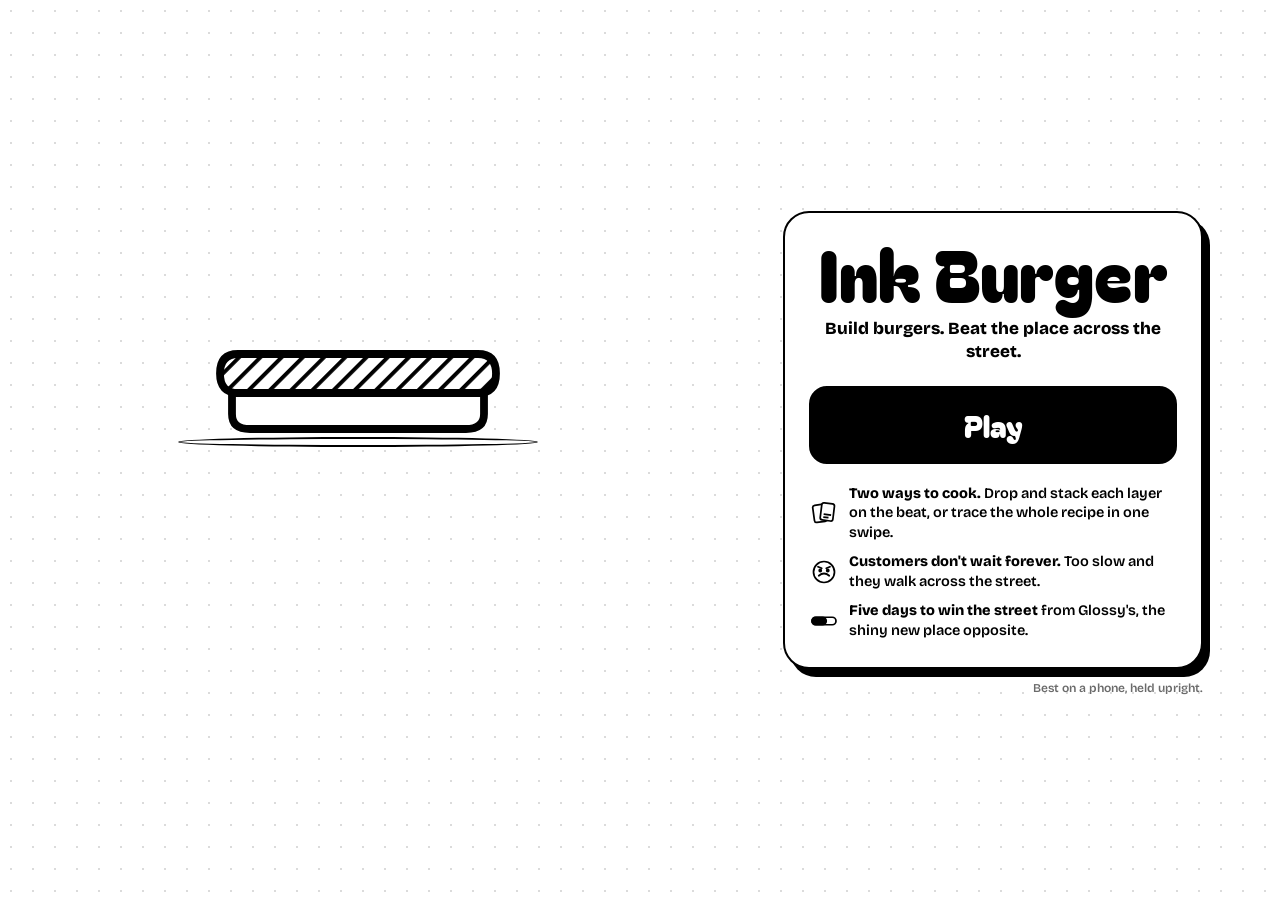
<file: index.html>
<!doctype html>
<html lang="en">
<head>
<meta charset="utf-8">
<meta name="viewport" content="width=device-width, initial-scale=1, viewport-fit=cover">
<title>Ink Burger: build burgers, beat the place across the street</title>
<meta name="description" content="A minimal ink-drawn burger game. Drop and stack each layer, or trace the recipe through the pantry, and win the street from Glossy's across the road.">
<meta name="theme-color" content="#ffffff" media="(prefers-color-scheme: light)">
<meta name="theme-color" content="#161616" media="(prefers-color-scheme: dark)">
<link rel="manifest" href="/manifest.webmanifest">
<link rel="icon" type="image/png" sizes="48x48" href="/icons/favicon-48.png">
<link rel="icon" type="image/svg+xml" href="/icons/icon.svg">
<link rel="apple-touch-icon" href="/icons/apple-touch-icon.png">
<meta name="apple-mobile-web-app-capable" content="yes">
<meta name="mobile-web-app-capable" content="yes">
<meta name="apple-mobile-web-app-title" content="Ink Burger">
<meta name="apple-mobile-web-app-status-bar-style" content="default">
<meta property="og:type" content="website">
<meta property="og:site_name" content="Ink Burger">
<meta property="og:title" content="Ink Burger">
<meta property="og:description" content="Build burgers. Beat the place across the street.">
<meta property="og:url" content="https://ink-burger.vercel.app/">
<link rel="canonical" href="https://ink-burger.vercel.app/">
<meta property="og:image" content="https://ink-burger.vercel.app/og-image.png">
<meta property="og:image:alt" content="Ink Burger: an ink-drawn burger beside the words Build burgers.">
<meta property="og:image:width" content="1200">
<meta property="og:image:height" content="630">
<meta name="twitter:card" content="summary_large_image">
<meta name="twitter:title" content="Ink Burger">
<meta name="twitter:description" content="Build burgers. Beat the place across the street.">
<meta name="twitter:image" content="https://ink-burger.vercel.app/og-image.png">
<link rel="preconnect" href="https://fonts.googleapis.com">
<link rel="preconnect" href="https://fonts.gstatic.com" crossorigin>
<link href="https://fonts.googleapis.com/css2?family=Bagel+Fat+One&family=Bricolage+Grotesque:opsz,wght@12..96,600;12..96,800&display=swap" rel="stylesheet">
<style>
:root{--ink:#000;--paper:#fff;--mute:#6b6b6b;--display:'Bagel Fat One','Arial Black',sans-serif;--ui:'Bricolage Grotesque',system-ui,-apple-system,'Segoe UI',sans-serif;
  box-sizing:border-box;padding-top:env(safe-area-inset-top,0px);padding-bottom:env(safe-area-inset-bottom,0px)}
@media (prefers-color-scheme:dark){:root:not([data-theme="light"]){--ink:#f4f4f4;--paper:#161616;--mute:#9a9a9a}}
:root[data-theme="dark"]{--ink:#f4f4f4;--paper:#161616;--mute:#9a9a9a}
*,*::before,*::after{box-sizing:inherit}
html{scroll-padding-top:env(safe-area-inset-top,0px)}
html,body{margin:0;min-height:100%;background:var(--paper);color:var(--ink);font-family:var(--ui)}
#stage{position:fixed;inset:0;z-index:0;display:grid;place-items:center;pointer-events:none;
  background:radial-gradient(circle,var(--ink) 1px,transparent 1.3px) 0 0/22px 22px;opacity:1}
#stage::before{content:'';position:absolute;inset:0;background:var(--paper);opacity:.86}
#burger{position:absolute;left:50%;top:calc(env(safe-area-inset-top,0px) + 4vh);width:min(62vw,300px);transform:translateX(-50%)}
#burger svg{width:100%;height:auto;overflow:visible;display:block}
#burger g{transform-box:fill-box;transform-origin:50% 100%}
#plate{position:absolute;left:50%;width:min(76vw,360px);height:10px;transform:translateX(-50%);border:2.5px solid var(--ink);border-radius:50%;background:var(--paper)}
main{position:relative;z-index:1;min-height:100vh;min-height:100dvh;display:grid;place-items:end center;align-content:end;padding:24px 18px calc(env(safe-area-inset-bottom,0px) + 18px)}
@media (min-aspect-ratio:1/1){main{place-items:center end;align-content:center;padding-right:6vw}#burger{left:28%;top:24vh}#plate{left:28%}}
.card{width:min(420px,100%);background:var(--paper);border:2.5px solid var(--ink);border-radius:26px;box-shadow:7px 8px 0 var(--ink);padding:26px 24px 22px;text-align:center;
  animation:in .8s cubic-bezier(.3,.7,.3,1) both .2s}
@keyframes in{0%{opacity:0;transform:translateY(60px) scale(.8,1.2)}55%{opacity:1;transform:translateY(-8px) scale(1.04,.96)}78%{transform:translateY(2px) scale(.99,1.01)}100%{transform:none}}
h1{font-family:var(--display);font-weight:400;font-size:clamp(50px,14vw,72px);line-height:.92;margin:0}
.tag{font-weight:800;font-size:17px;margin:12px 0 22px;line-height:1.35}
.play{display:block;width:100%;background:var(--ink);color:var(--paper);text-decoration:none;border-radius:18px;padding:15px 20px;font-family:var(--display);font-weight:400;font-size:30px;
  border:2.5px solid var(--ink);transition:transform .22s cubic-bezier(.34,1.56,.64,1)}
.play:hover{transform:translateY(-2px)}
.play:active{transform:scale(1.04,.9)}
.play:focus-visible,.install:focus-visible{outline:3px dashed var(--ink);outline-offset:4px}
.feats{list-style:none;padding:0;margin:20px 0 4px;display:grid;gap:10px;text-align:left}
.feats li{display:grid;grid-template-columns:30px 1fr;gap:10px;align-items:center;font-weight:600;font-size:14.5px;line-height:1.35}
.feats svg{width:30px;height:30px;overflow:visible}
.feats b{font-weight:800}
.install{appearance:none;margin-top:16px;width:100%;background:var(--paper);color:var(--ink);border:2px solid var(--ink);border-radius:14px;padding:11px 14px;font:800 15px var(--ui);cursor:pointer}
.install[hidden],.ios[hidden]{display:none}
.ios{margin:14px 0 0;font-size:13px;font-weight:600;color:var(--mute);line-height:1.4}
.ios b{color:var(--ink)}
footer{margin-top:12px;font-size:12px;font-weight:600;color:var(--mute)}
@media (prefers-reduced-motion:reduce){.card{animation:none}}
</style>
</head>
<body>
<svg width="0" height="0" style="position:absolute" aria-hidden="true"><defs>
  <pattern id="hatch" width="5" height="5" patternUnits="userSpaceOnUse" patternTransform="rotate(45)"><rect width="5" height="5" style="fill:var(--paper)"/><line x1="0" y1="0" x2="0" y2="5" style="stroke:var(--ink);stroke-width:2.6"/></pattern>
  <pattern id="dots" width="6" height="6" patternUnits="userSpaceOnUse"><rect width="6" height="6" style="fill:var(--paper)"/><circle cx="3" cy="3" r="1.15" style="fill:var(--ink)"/></pattern>
  <pattern id="stripes" width="6" height="5" patternUnits="userSpaceOnUse"><rect width="6" height="5" style="fill:var(--paper)"/><line x1="0" y1="2.5" x2="6" y2="2.5" style="stroke:var(--ink);stroke-width:1.5"/></pattern>
</defs></svg>
<div id="stage" aria-hidden="true"><div id="burger"></div><div id="plate"></div></div>
<main>
  <div class="card">
    <h1>Ink Burger</h1>
    <p class="tag">Build burgers. Beat the place across the street.</p>
    <a class="play" href="/play/">Play</a>
    <ul class="feats">
      <li><svg viewBox="0 0 40 40" aria-hidden="true"><g style="stroke:var(--ink);fill:var(--paper)" stroke-width="2.3" stroke-linejoin="round"><rect x="6" y="9" width="17" height="23" rx="3" transform="rotate(-8 14 20)"/><rect x="16" y="7" width="17" height="23" rx="3" transform="rotate(7 24 18)"/><path d="M20 22h10M20 26h7" transform="rotate(7 24 18)"/></g></svg><span><b>Two ways to cook.</b> Drop and stack each layer on the beat, or trace the whole recipe in one swipe.</span></li>
      <li><svg viewBox="0 0 40 40" aria-hidden="true"><g style="stroke:var(--ink);fill:var(--paper)" stroke-width="2.3" stroke-linecap="round"><circle cx="20" cy="20" r="14"/><path d="M13 25q7-6 14 0" fill="none"/><path d="M12 13l5 2M28 13l-5 2" fill="none"/><circle cx="15" cy="18" r="1.4" style="fill:var(--ink)"/><circle cx="25" cy="18" r="1.4" style="fill:var(--ink)"/></g></svg><span><b>Customers don't wait forever.</b> Too slow and they walk across the street.</span></li>
      <li><svg viewBox="0 0 40 40" aria-hidden="true"><g style="stroke:var(--ink);fill:var(--paper)" stroke-width="2.3" stroke-linejoin="round"><rect x="4" y="15" width="32" height="10" rx="5"/><rect x="4" y="15" width="19" height="10" rx="5" style="fill:var(--ink)"/></g></svg><span><b>Five days to win the street</b> from Glossy's, the shiny new place opposite.</span></li>
    </ul>
    <button class="install" id="install" hidden>Add Ink Burger to your home screen</button>
    <p class="ios" id="ios" hidden>To play full screen, tap <b>Share</b> in Safari, then <b>Add to Home Screen</b>.</p>
  </div>
  <footer>Best on a phone, held upright.</footer>
</main>
<script src="/play/js/data.js"></script>
<script src="/play/js/draw.js"></script>
<script>
/* ---------- install prompts ---------- */
(()=>{
  const standalone=matchMedia('(display-mode: standalone)').matches||navigator.standalone;
  let deferred=null; const btn=document.getElementById('install');
  addEventListener('beforeinstallprompt',e=>{ e.preventDefault(); deferred=e; if(!standalone) btn.hidden=false; });
  btn.addEventListener('click',async()=>{ if(!deferred) return; deferred.prompt(); await deferred.userChoice; deferred=null; btn.hidden=true; });
  const ios=/iphone|ipad|ipod/i.test(navigator.userAgent)&&!standalone;
  if(ios) document.getElementById('ios').hidden=false;
  if('serviceWorker' in navigator&&location.protocol==='https:') navigator.serviceWorker.register('/sw.js').catch(()=>{});
})();

/* ---------- a burger that keeps building itself behind the card ---------- */
(()=>{
  const box=document.getElementById('burger'), plate=document.getElementById('plate');
  const still=matchMedia('(prefers-reduced-motion: reduce)').matches;
  const RECIPES=[[0,1,2,4,5,8],[0,1,2,3,8],[0,1,4,5,6,8],[0,1,2,7,4,8]];
  const wait=ms=>new Promise(r=>setTimeout(r,ms));
  function place(){ const r=box.getBoundingClientRect(); plate.style.top=(r.bottom-4)+'px'; }
  addEventListener('resize',place);
  async function run(){
    for(let k=0;;k=(k+1)%RECIPES.length){
      box.innerHTML=burgerSVG(RECIPES[k],99,null,2.6); place();
      const gs=[...box.querySelectorAll('g')];
      if(still) return;
      gs.forEach(g=>g.style.opacity=0);
      await wait(500);
      for(const g of gs){
        g.style.opacity='';
        g.animate([{transform:'translateY(-160px)',opacity:0},{transform:'translateY(0) scale(1.18,.62)',opacity:1,offset:.68},
          {transform:'scale(.94,1.1)',offset:.84},{transform:'none'}],{duration:560,easing:'cubic-bezier(.55,0,.8,.6)'});
        await wait(380);
      }
      await wait(2200);
      // served: the burger hops off to the side
      await box.animate([{transform:'translateX(-50%)'},{transform:'translate(-50%,8px) scale(1.06,.9)',offset:.2},
        {transform:'translate(120vw,-60px) rotate(18deg)',opacity:1}],{duration:700,easing:'cubic-bezier(.5,0,.75,.3)'}).finished;
      box.innerHTML='';
    }
  }
  run();
})();
</script>
</body>
</html>
</file>
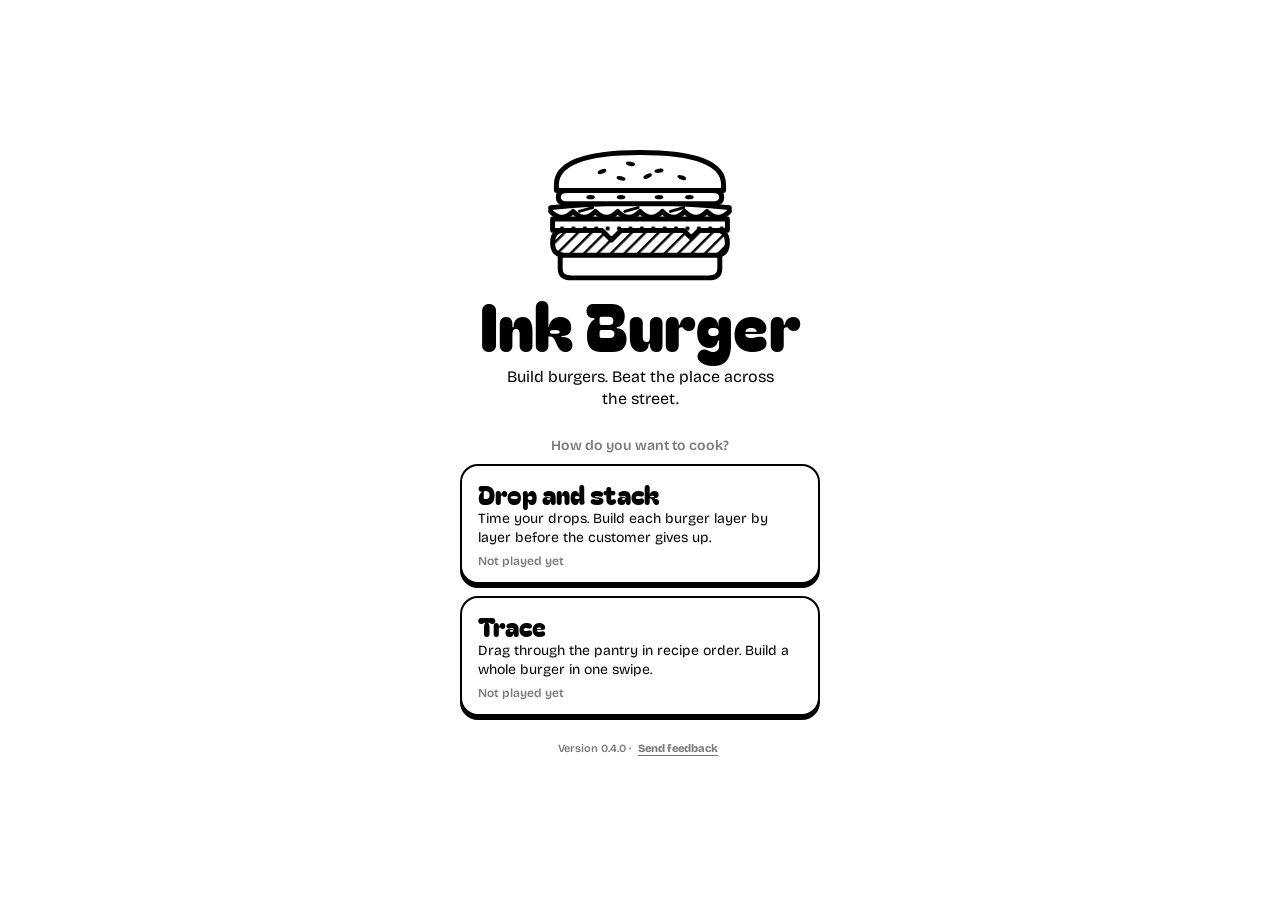
<file: play/index.html>
<!doctype html>
<html lang="en">
<head>
<meta charset="utf-8">
<meta name="viewport" content="width=device-width, initial-scale=1, viewport-fit=cover, user-scalable=no">
<title>Ink Burger</title>
<meta name="description" content="Build burgers. Beat the place across the street.">
<meta name="theme-color" content="#ffffff" media="(prefers-color-scheme: light)">
<meta name="theme-color" content="#161616" media="(prefers-color-scheme: dark)">
<link rel="manifest" href="/manifest.webmanifest">
<link rel="icon" type="image/png" sizes="48x48" href="/icons/favicon-48.png">
<link rel="icon" type="image/svg+xml" href="/icons/icon.svg">
<link rel="apple-touch-icon" href="/icons/apple-touch-icon.png">
<meta name="apple-mobile-web-app-capable" content="yes">
<meta name="mobile-web-app-capable" content="yes">
<meta name="apple-mobile-web-app-title" content="Ink Burger">
<meta name="apple-mobile-web-app-status-bar-style" content="default">
<meta property="og:type" content="website">
<meta property="og:site_name" content="Ink Burger">
<meta property="og:title" content="Ink Burger">
<meta property="og:description" content="Build burgers. Beat the place across the street.">
<meta property="og:url" content="https://ink-burger.vercel.app/play/">
<link rel="canonical" href="https://ink-burger.vercel.app/play/">
<meta property="og:image" content="https://ink-burger.vercel.app/og-image.png">
<meta property="og:image:alt" content="Ink Burger: an ink-drawn burger beside the words Build burgers.">
<meta property="og:image:width" content="1200">
<meta property="og:image:height" content="630">
<meta name="twitter:card" content="summary_large_image">
<meta name="twitter:title" content="Ink Burger">
<meta name="twitter:description" content="Build burgers. Beat the place across the street.">
<meta name="twitter:image" content="https://ink-burger.vercel.app/og-image.png">
<link rel="preconnect" href="https://fonts.googleapis.com">
<link rel="preconnect" href="https://fonts.gstatic.com" crossorigin>
<link href="https://fonts.googleapis.com/css2?family=Bagel+Fat+One&family=Bricolage+Grotesque:opsz,wght@12..96,400;12..96,600;12..96,800&display=swap" rel="stylesheet">
<link rel="stylesheet" href="styles.css">
<link rel="stylesheet" href="proto.css">
</head>
<body>
<svg width="0" height="0" style="position:absolute" aria-hidden="true"><defs>
  <pattern id="hatch" width="5" height="5" patternUnits="userSpaceOnUse" patternTransform="rotate(45)"><rect width="5" height="5" style="fill:var(--paper)"/><line x1="0" y1="0" x2="0" y2="5" style="stroke:var(--ink);stroke-width:2.6"/></pattern>
  <pattern id="dots" width="6" height="6" patternUnits="userSpaceOnUse"><rect width="6" height="6" style="fill:var(--paper)"/><circle cx="3" cy="3" r="1.15" style="fill:var(--ink)"/></pattern>
  <pattern id="stripes" width="6" height="5" patternUnits="userSpaceOnUse"><rect width="6" height="5" style="fill:var(--paper)"/><line x1="0" y1="2.5" x2="6" y2="2.5" style="stroke:var(--ink);stroke-width:1.5"/></pattern>
</defs></svg>

<div id="app">
  <header class="top">
    <button class="icon" id="pauseBtn" aria-label="Pause"><svg viewBox="0 0 14 14"><rect x="2" y="1" width="3.5" height="12" rx="1" style="fill:var(--ink)"/><rect x="8.5" y="1" width="3.5" height="12" rx="1" style="fill:var(--ink)"/></svg></button>
    <div class="meter" aria-label="Share of the street">
      <div class="mlab"><span>Ink Burger</span><span>Glossy's</span></div>
      <div class="mbar"><i id="mfill"></i></div>
    </div>
    <div class="tips"><small>Tips</small><b id="tips">$0</b></div>
  </header>
  <section class="rail" id="rail"></section>
  <section id="stage"></section>
</div>
<div id="fx"></div>
<div id="toast" role="status"></div>
<div class="screen" id="screen"></div>
<!-- The shared shell (kit.js) and the two play modes. The solitaire files (screens, rules, actions, input, flow, main) are kept but not loaded. -->
<script src="js/config.js"></script>
<script src="js/data.js"></script>
<script src="js/core.js"></script>
<script src="js/online.js"></script>
<script src="js/audio.js"></script>
<script src="js/draw.js"></script>
<script src="js/kitchen.js"></script>
<script src="js/render.js"></script>
<script src="js/kit.js"></script>
<script src="js/stack.js"></script>
<script src="js/trace.js"></script>
<script>kitStart();</script>
<script>if('serviceWorker' in navigator&&location.protocol==='https:') navigator.serviceWorker.register('/sw.js').catch(()=>{});</script>
</body>
</html>
</file>
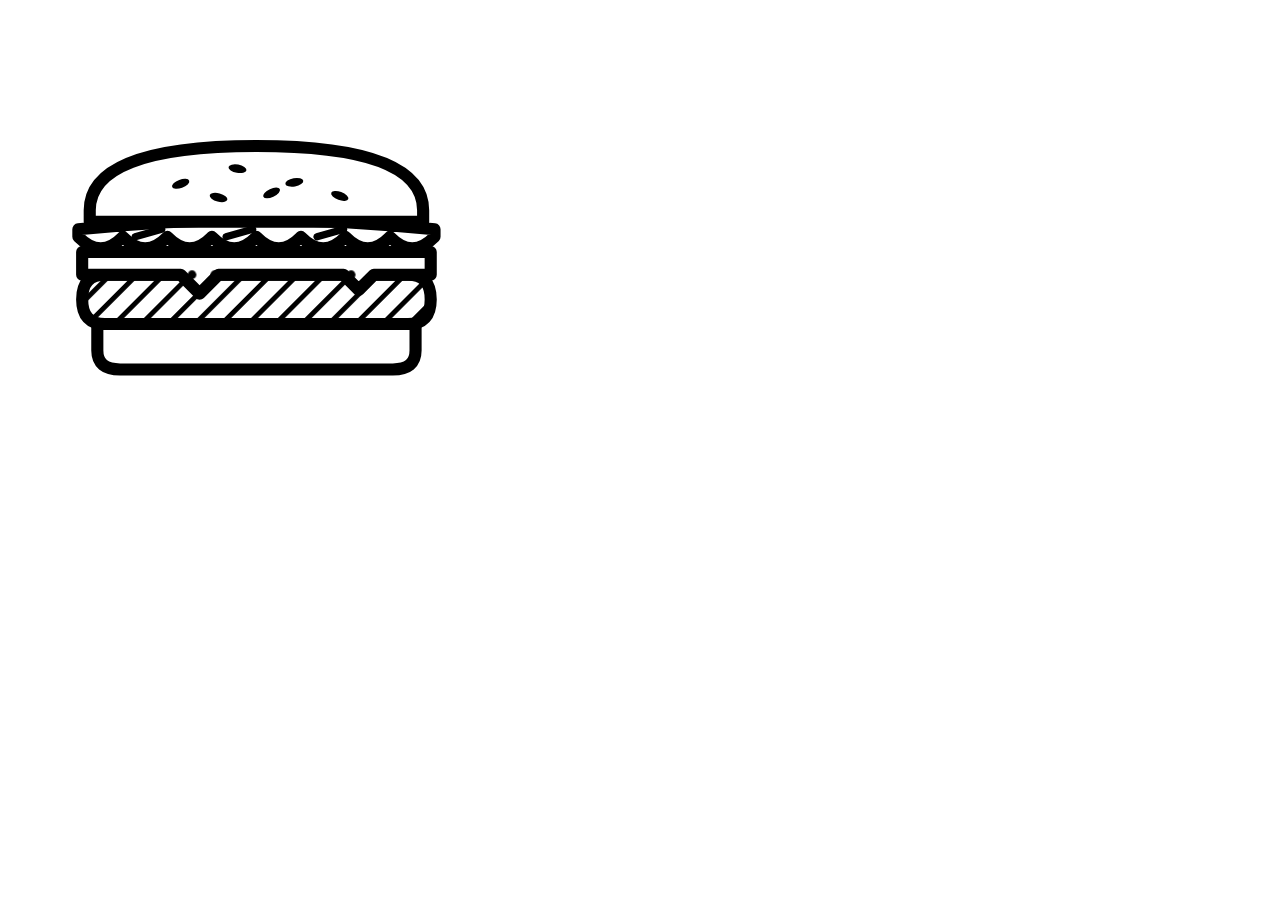
<file: tools/art.html>
<!doctype html>
<!-- Draws the app icons and the share image with the game's own burger. Not part of the game.
     Open /tools/art.html?icon, ?maskable or ?og, or ?cards to look over every card and dish, or run python tools/make-art.py to write the PNGs. -->
<html lang="en">
<head>
<meta charset="utf-8">
<link href="https://fonts.googleapis.com/css2?family=Bagel+Fat+One&family=Bricolage+Grotesque:opsz,wght@12..96,400;12..96,600;12..96,800&display=swap" rel="stylesheet">
<link rel="stylesheet" href="../play/styles.css" id="gamecss" disabled>
<style>
:root{--ink:#000;--paper:#fff}
html,body{margin:0;background:#fff;overflow:hidden}
body.review{overflow:auto;height:auto;padding:12px}
.review .row{display:flex;gap:8px;flex-wrap:wrap;margin:0 0 14px;align-items:flex-end}
.review .card{position:relative;--cw:70px;--ch:92px}
.review .dish{width:110px}
.review .dish svg{width:100%;height:auto;overflow:visible}
.icon{width:512px;height:512px;display:grid;place-items:center;background:#fff}
.icon svg{width:74%;height:auto;overflow:visible}
.maskable svg{width:56%}
.og{width:1200px;height:630px;display:grid;grid-template-columns:520px 1fr;align-items:center;gap:30px;padding:0 70px;box-sizing:border-box;
  background:radial-gradient(circle,#000 1px,transparent 1.3px) 0 0/22px 22px}
.og::before{content:'';position:absolute;inset:0;background:#fff;opacity:.86;z-index:0}
.og>*{position:relative;z-index:1}
.og svg{width:100%;height:auto;overflow:visible}
.og h1{font:400 118px/.9 'Bagel Fat One','Arial Black',sans-serif;margin:0}
.og p{font:800 40px/1.2 'Bricolage Grotesque',system-ui,sans-serif;margin:26px 0 0}
</style>
</head>
<body>
<svg width="0" height="0" style="position:absolute" aria-hidden="true"><defs>
  <pattern id="hatch" width="5" height="5" patternUnits="userSpaceOnUse" patternTransform="rotate(45)"><rect width="5" height="5" style="fill:var(--paper)"/><line x1="0" y1="0" x2="0" y2="5" style="stroke:var(--ink);stroke-width:2.6"/></pattern>
  <pattern id="dots" width="6" height="6" patternUnits="userSpaceOnUse"><rect width="6" height="6" style="fill:var(--paper)"/><circle cx="3" cy="3" r="1.15" style="fill:var(--ink)"/></pattern>
  <pattern id="stripes" width="6" height="5" patternUnits="userSpaceOnUse"><rect width="6" height="5" style="fill:var(--paper)"/><line x1="0" y1="2.5" x2="6" y2="2.5" style="stroke:var(--ink);stroke-width:1.5"/></pattern>
</defs></svg>
<div id="out"></div>
<script src="../play/js/data.js"></script>
<script src="../play/js/draw.js"></script>
<script>
const q=location.search.slice(1)||'icon', out=document.getElementById('out');
if(q==='cards'){document.getElementById('gamecss').disabled=false;document.body.className='review';
  out.innerHTML=DISHES.map((D,d)=>`<div class="row">${D.ings.map((x,i)=>cardHTML({id:0,t:D.first+i,up:true},'',null,true)).join('')}<div class="dish">${burgerSVG([...IDS(d,D.base),...IDS(d,D.tops.slice(0,2)).sort((a,b)=>a-b),...IDS(d,D.cap)],99,null,2.2)}</div><div class="dish">${burgerSVG(IDS(d,D.ings.map((_,i)=>i)),2,null,2.2)}</div></div>`).join('');}
else if(q==='og') out.innerHTML=`<div class="og">${burgerSVG([0,1,2,4,5,8],99,null,2.6)}<div><h1>Ink Burger</h1><p>Build burgers. Beat the place across the street.</p></div></div>`;
else out.innerHTML=`<div class="icon ${q}">${burgerSVG([0,1,2,4,8],99,null,3.2)}</div>`;
</script>
</body>
</html>
</file>
<file: play/styles.css>
:root{
  --ink:#000; --paper:#fff; --mute:#7a7a7a; --faint:#d6d6d6;
  --cw:70px; --ch:92px;
  box-sizing:border-box;
  padding-top:env(safe-area-inset-top,0px);
  padding-bottom:env(safe-area-inset-bottom,0px);
}
@media (prefers-color-scheme:dark){
  :root:not([data-theme="light"]){ --ink:#f4f4f4; --paper:#161616; --mute:#9a9a9a; --faint:#3c3c3c; }
}
:root[data-theme="dark"]{ --ink:#f4f4f4; --paper:#161616; --mute:#9a9a9a; --faint:#3c3c3c; }
html{scroll-padding-top:env(safe-area-inset-top,0px)}
*,*::before,*::after{box-sizing:border-box}
html,body{height:100%;margin:0}
body{background:var(--paper);color:var(--ink);font-family:'Bricolage Grotesque',system-ui,-apple-system,Segoe UI,sans-serif;overflow:hidden;-webkit-user-select:none;user-select:none;-webkit-tap-highlight-color:transparent;touch-action:manipulation}
button{font-family:inherit;color:inherit}
:focus-visible{outline:3px dashed var(--ink);outline-offset:3px}

#app{height:100%;max-width:480px;margin:0 auto;display:flex;flex-direction:column;padding:4px 10px 10px;touch-action:none}

/* top bar */
.top{display:grid;grid-template-columns:38px 1fr auto;gap:12px;align-items:center;height:50px;flex:none}
.icon{width:36px;height:36px;border:2px solid var(--ink);border-radius:50%;background:var(--paper);display:grid;place-items:center;cursor:pointer;padding:0}
.icon svg{width:14px;height:14px}
.meter .mlab{display:flex;justify-content:space-between;font-size:11px;font-weight:800;margin-bottom:3px}
.meter .mlab span:last-child{color:var(--mute)}
.mbar{height:16px;border:2px solid var(--ink);border-radius:10px;overflow:hidden;background:repeating-linear-gradient(45deg,var(--ink) 0 1.6px,transparent 1.6px 5px),var(--paper)}
#mfill{display:block;height:100%;width:60%;background:var(--paper);border-right:2px solid var(--ink);transition:width .6s cubic-bezier(.3,1.5,.5,1)}
.tips{text-align:right;line-height:1}
.tips small{display:block;font-size:11px;font-weight:800;color:var(--mute)}
.tips b{font-family:'Bagel Fat One','Arial Black',sans-serif;font-weight:400;font-size:20px}

/* ticket rail */
.rail{display:grid;grid-template-columns:repeat(var(--rails,3),1fr);gap:9px;height:var(--railh,160px);margin-top:12px;flex:none}
.ticket{position:relative;height:100%;border:2px solid var(--ink);border-radius:6px;background:var(--paper);display:flex;flex-direction:column;padding:7px 7px 6px;transform:rotate(var(--tilt,0deg));min-width:0;box-shadow:0 3px 0 var(--ink)}
.ticket::before{content:'';position:absolute;top:-7px;left:50%;width:11px;height:11px;margin-left:-5.5px;border-radius:50%;background:var(--ink)}
.th{display:flex;gap:6px;align-items:center;min-width:0;flex:none}
.th .face{width:24px;height:24px;flex:none}
.th div{min-width:0}
.th b{font-size:12px;display:block;line-height:1.05}
.th small{font-size:10.5px;display:block;white-space:nowrap;overflow:hidden;text-overflow:ellipsis;line-height:1.2}
.face .m{display:none;fill:none;stroke:var(--ink);stroke-width:2;stroke-linecap:round}
.face .brow{display:none;stroke:var(--ink);stroke-width:1.8;stroke-linecap:round}
.calm .face .happy,.itchy .face .meh,.mad .face .grr,.mad .face .brow,.gone .face .grr,.gone .face .brow,.done .face .happy{display:block}
.mad .face{animation:jitter .35s infinite}
.bg{flex:1;min-height:0;position:relative;overflow:hidden}
.bg svg{position:absolute;left:4px;right:4px;top:5px;bottom:2px;width:calc(100% - 8px);height:calc(100% - 7px);overflow:visible}
.need{font-size:10.5px;font-weight:600;text-align:center;height:14px;flex:none;white-space:nowrap;overflow:hidden;text-overflow:ellipsis}
.pbar{height:8px;border:1.5px solid var(--ink);border-radius:5px;overflow:hidden;margin-top:4px;flex:none}
.pbar i{display:block;height:100%;width:100%;background:var(--ink)}
.slot-empty{border:2px dashed var(--faint);border-radius:6px}
.stamp{position:absolute;inset:0;display:grid;place-items:center;background:color-mix(in srgb,var(--paper) 72%,transparent);border-radius:5px}
.stamp span{font-family:'Bagel Fat One','Arial Black',sans-serif;font-size:17px;line-height:1.05;text-align:center;border:3px solid var(--ink);border-radius:8px;padding:6px 8px;transform:rotate(-11deg);background:var(--paper)}
.stamp em{font-style:normal;font-size:15px;letter-spacing:1px}
.gone .stamp span{transform:rotate(9deg);font-size:14px}
.hot{outline:3px dashed var(--ink);outline-offset:4px}
svg g[data-li]{transform-box:fill-box;transform-origin:50% 100%}

/* middle row + tableau share one 5-column grid */
.mid,.tab{display:grid;grid-template-columns:repeat(5,var(--cw));justify-content:space-between}
.mid{margin-top:16px;height:var(--ch);flex:none}
.cell{position:relative;width:var(--cw);height:var(--ch);border-radius:10px}
.cell.empty{border:2px dashed var(--faint)}
.lbl{position:absolute;inset:0;display:grid;place-items:center;text-align:center;font-size:12px;font-weight:600;color:var(--mute);line-height:1.2}
#stock{cursor:pointer}
.cnt{position:absolute;left:50%;bottom:-9px;transform:translateX(-50%);background:var(--paper);border:2px solid var(--ink);border-radius:999px;font-size:11px;font-weight:800;padding:0 7px;z-index:5;line-height:16px}
.info{display:flex;flex-direction:column;align-items:center;justify-content:center;text-align:center;line-height:1.15}
.info b{font-family:'Bagel Fat One','Arial Black',sans-serif;font-weight:400;font-size:14px}
.info span{font-size:11.5px;font-weight:600;color:var(--mute)}
.tab{flex:1;min-height:0;margin-top:16px}
.col{position:relative;height:100%;border-radius:10px}
.col:empty::before{content:'';position:absolute;left:0;top:0;width:var(--cw);height:var(--ch);border:2px dashed var(--faint);border-radius:10px}
.col.hot{outline-offset:2px}

/* cards */
.card{position:absolute;left:0;top:0;width:var(--cw);height:var(--ch);border:2px solid var(--ink);border-radius:10px;background:var(--paper);box-shadow:0 2px 0 var(--ink);overflow:hidden;cursor:grab}
.card .nm{position:absolute;left:5px;right:4px;top:17px;font-size:clamp(8.5px,calc(var(--cw)*.148),11px);font-weight:800;white-space:nowrap;overflow:hidden;text-overflow:ellipsis;letter-spacing:-.03em;line-height:1.1}
.card .rk{position:absolute;left:5px;top:2px;font-family:'Bagel Fat One','Arial Black',sans-serif;font-size:13px;line-height:1.1}
.card .suit{position:absolute;right:4px;top:3px;width:13px;height:13px}
.card .art{position:absolute;left:8%;bottom:12%;width:84%;height:auto;overflow:visible}
.card.down{cursor:default;background:repeating-linear-gradient(45deg,var(--ink) 0 1.4px,transparent 1.4px 6px),var(--paper)}
.card.down .bk{position:absolute;left:50%;top:50%;transform:translate(-50%,-50%);background:var(--paper);border:2px solid var(--ink);border-radius:999px;padding:1px 6px;font-family:'Bagel Fat One','Arial Black',sans-serif;font-size:12px}
.card.static{position:relative}

/* fx layer */
#fx{position:fixed;inset:0;pointer-events:none;z-index:60}
.ghost{position:fixed;z-index:70;pointer-events:none}
.ghost .gi{position:relative;animation:lift .14s forwards}
.ghost .card{box-shadow:3px 7px 0 var(--ink)}
@keyframes lift{to{transform:rotate(4deg) scale(1.07)}}
.fly{position:fixed;z-index:65;pointer-events:none}
.float{position:fixed;z-index:80;font-family:'Bagel Fat One','Arial Black',sans-serif;font-size:19px;pointer-events:none;white-space:nowrap;transform:translate(-50%,-50%)}
#toast{position:fixed;left:50%;bottom:calc(env(safe-area-inset-bottom,0px) + 18px);transform:translate(-50%,20px);opacity:0;background:var(--paper);border:2px solid var(--ink);border-radius:999px;padding:8px 16px;font-size:13px;font-weight:600;z-index:90;transition:.2s;pointer-events:none;white-space:nowrap}
#toast.show{opacity:1;transform:translate(-50%,0)}
@keyframes jitter{0%,100%{transform:translate(0,0)}25%{transform:translate(-1px,1px)}75%{transform:translate(1px,-1px)}}

/* screens */
.screen{position:fixed;inset:0;z-index:100;background:var(--paper);display:none;overflow:auto;padding:calc(env(safe-area-inset-top,0px) + 28px) 26px calc(env(safe-area-inset-bottom,0px) + 28px);touch-action:pan-y}
.screen.show{display:flex}
.sc{margin:auto;width:100%;max-width:360px;display:flex;flex-direction:column;align-items:center;text-align:center}
.screen h1{font-family:'Bagel Fat One','Arial Black',sans-serif;font-weight:400;font-size:clamp(46px,15vw,66px);line-height:.92;margin:.12em 0 .18em}
.screen h2{font-size:15px;font-weight:800;margin:0 0 6px}
.tag{font-size:16px;line-height:1.4;margin:0 0 26px;max-width:28ch}
.kick{font-size:14px;font-weight:600;color:var(--mute);margin:0}
.story{font-size:16px;line-height:1.5;margin:4px 0 22px;max-width:32ch}
.logo{width:190px;height:auto;overflow:visible}
.btn{font:800 18px 'Bricolage Grotesque',system-ui,sans-serif;background:var(--paper);border:2.5px solid var(--ink);border-radius:999px;padding:14px 30px;box-shadow:0 4px 0 var(--ink);cursor:pointer;min-width:230px;margin-top:6px}
.btn:active{transform:translateY(3px);box-shadow:0 1px 0 var(--ink)}
.btn.quiet{box-shadow:none;border-width:2px;font-size:15px;padding:10px 22px;min-width:0;margin-top:12px}
.howto{margin-top:30px;text-align:left;border-top:2px solid var(--ink);padding-top:16px}
.howto p{font-size:14px;line-height:1.45;margin:0 0 9px}
.best{font-size:13px;color:var(--mute);margin-top:14px}
.ver{font-size:11px;font-weight:600;color:var(--mute);margin:6px 0 0}
.fresh{margin:0 0 24px}
.fresh p{font-size:13px;font-weight:600;color:var(--mute);margin:0 0 10px}
.freshcards{display:flex;gap:8px;justify-content:center;flex-wrap:wrap}
.freshcards .card{--cw:62px;--ch:80px;cursor:default}
.stats{display:flex;gap:10px;justify-content:center;margin:10px 0 18px;width:100%}
.stats div{flex:1;border:2px solid var(--ink);border-radius:10px;padding:10px 4px}
.stats b{display:block;font-family:'Bagel Fat One','Arial Black',sans-serif;font-weight:400;font-size:28px;line-height:1}
.stats span{font-size:12px;font-weight:600;line-height:1.2;display:block;margin-top:4px}
.bigmeter{width:100%;margin-bottom:22px}
@media (prefers-reduced-motion:reduce){ .ghost .gi{animation:none} .mad .face{animation:none} #mfill{transition:none} }

/* feedback */
.linkbtn{appearance:none;border:0;background:none;padding:2px 4px;font:inherit;font-weight:800;color:var(--ink);text-decoration:underline;text-underline-offset:3px;cursor:pointer}
.ver .linkbtn{color:var(--mute)}
.fbk{display:flex;flex-wrap:wrap;justify-content:center;gap:6px;margin:0 0 12px}
.fbc{appearance:none;border:2px solid var(--ink);background:var(--paper);color:var(--ink);border-radius:999px;padding:6px 12px;font:800 13px 'Bricolage Grotesque',system-ui,sans-serif;cursor:pointer}
.fbc.on{background:var(--ink);color:var(--paper)}
#fbNote{width:100%;border:2px solid var(--ink);border-radius:12px;background:var(--paper);color:var(--ink);padding:10px 12px;font:500 16px/1.4 'Bricolage Grotesque',system-ui,sans-serif;resize:vertical;-webkit-user-select:text;user-select:text}
#fbNote::placeholder{color:var(--mute)}
.fbmsg{min-height:1.3em;font-size:13px;font-weight:600;margin:8px 0 6px;line-height:1.35}
.btn:disabled{opacity:.5;cursor:default}

/* the menu on the day intro */
.menu{margin:0 0 18px}
.menu p{font-size:13px;font-weight:600;color:var(--mute);margin:0 0 8px}
.dishes{display:flex;flex-wrap:wrap;gap:8px;justify-content:center}
.dishes span{display:inline-flex;align-items:center;gap:6px;border:2px solid var(--ink);border-radius:999px;padding:4px 11px 4px 7px;font-size:14px;font-weight:800}
.dico{width:18px;height:18px}
</file>
<file: play/proto.css>
/* Ink Burger prototypes: layout shared by all three, on top of styles.css */
#stage{flex:1;min-height:0;position:relative;margin-top:12px}
.rail{margin-top:10px}
.kick+h1{margin-top:.05em}

/* drop and stack */
#world{position:absolute;inset:0;width:100%;height:100%;overflow:visible;touch-action:none;cursor:pointer}
#world .sq{transform-box:fill-box;transform-origin:50% 100%}
.taphint{position:absolute;left:0;right:0;bottom:70px;text-align:center;font-size:14px;font-weight:600;color:var(--mute);pointer-events:none;transition:opacity .4s}
.taphint.gone{opacity:0}
.float.small{font-size:15px}
/* trace the recipe */
#stage{touch-action:none}
#grid{position:absolute;inset:0}
.tile{position:absolute;left:0;top:0;width:var(--ts);height:var(--ts);border:2px solid var(--ink);border-radius:12px;background:var(--paper);box-shadow:0 2px 0 var(--ink);transition:background .1s}
.tile .art{position:absolute;left:9%;top:14%;width:82%;height:auto;overflow:visible}
.tile span{position:absolute;left:2px;right:2px;bottom:3px;text-align:center;font-size:clamp(8px,calc(var(--ts)*.15),11px);font-weight:800;white-space:nowrap;overflow:hidden;text-overflow:ellipsis;letter-spacing:-.02em}
.tile.on{background:repeating-linear-gradient(45deg,var(--faint) 0 2px,transparent 2px 6px),var(--paper);box-shadow:0 0 0 3px var(--ink)}
#path{position:absolute;inset:0;width:100%;height:100%;pointer-events:none;overflow:visible}
#pline{fill:none;stroke:var(--ink);stroke-width:7;stroke-linecap:round;stroke-linejoin:round;opacity:.4}
.tracebar{position:absolute;left:0;right:0;bottom:0;display:flex;align-items:center;justify-content:space-between;gap:10px;height:46px}
.tracebar span{font-size:13px;font-weight:600;color:var(--mute);line-height:1.2}
.tracebar .btn.quiet{margin:0;padding:8px 14px;font-size:13px;white-space:nowrap}

/* the two modes on the start screen */
.modes{display:grid;gap:12px;width:100%;margin:10px 0 18px}
.mode{display:grid;gap:3px;text-align:left;background:var(--paper);color:var(--ink);border:2.5px solid var(--ink);border-radius:18px;padding:14px 16px;box-shadow:0 4px 0 var(--ink);font:inherit;cursor:pointer}
.mode:active{transform:translateY(3px);box-shadow:0 1px 0 var(--ink)}
.mode b{font-family:'Bagel Fat One','Arial Black',sans-serif;font-weight:400;font-size:26px;line-height:1.05}
.mode span{font-size:14px;line-height:1.35}
.mode small{font-size:12px;font-weight:600;color:var(--mute);margin-top:3px}
</file>
